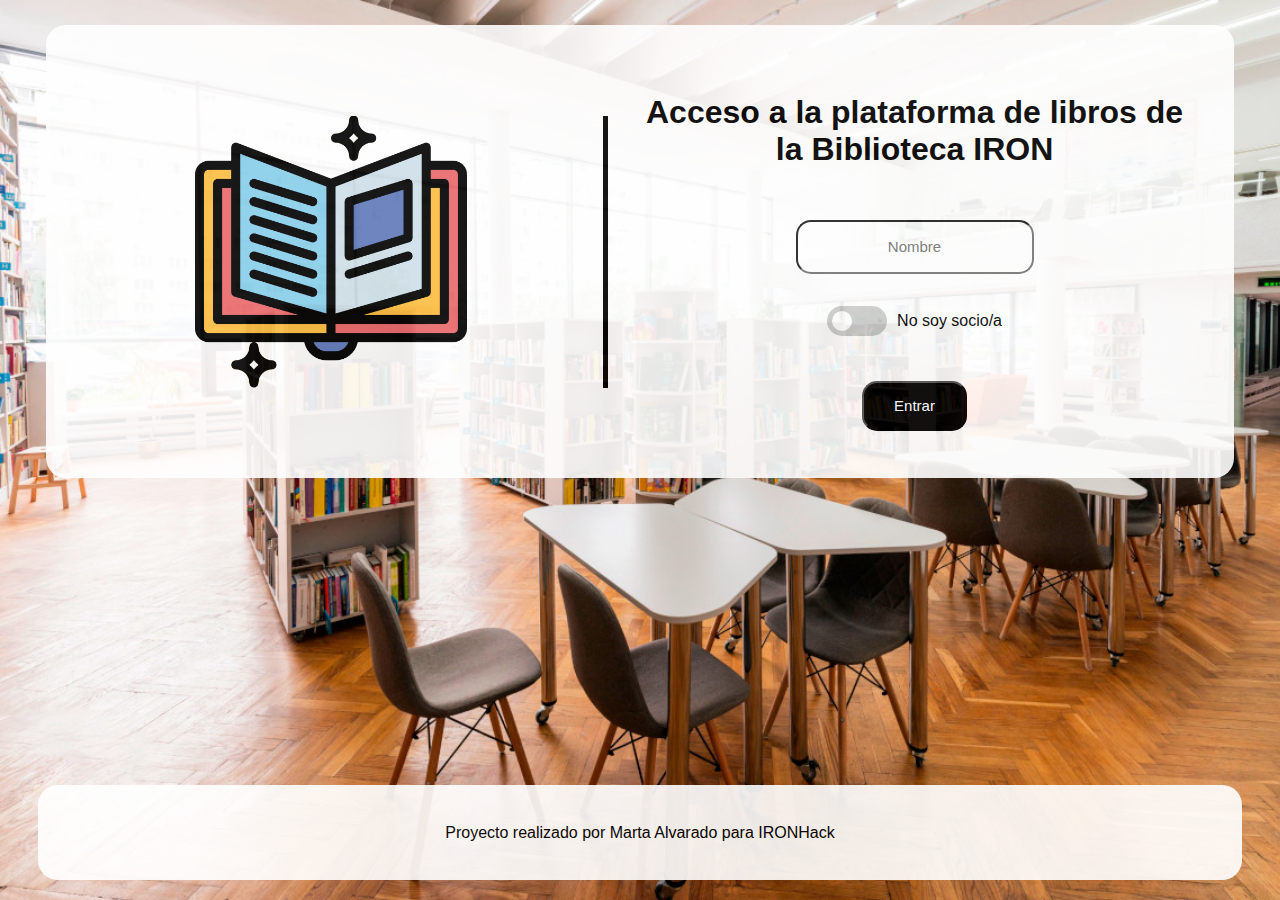
<file: index.html>
<!DOCTYPE html>
<html>

<head>
    <link rel="stylesheet" href="css/login.css">
    <link rel="icon" type="image/png" href="images/logo.png" />
    <meta name="viewport" content="width=device-width, initial-scale=1" />
    <meta charset="UTF-8">
    <title>Te damos la bienvenida a la biblioteca IRON</title>
</head>

<body>
    <main>
        <div class="logoContainer">
            <img class="logo" src="images/logo.png" alt="Logo de la biblioteca">
        </div>
        <div class="loginContainer">
            <h1 id="welcomeText">Acceso a la plataforma de libros de la Biblioteca IRON</h1>
            <form id="loginForm">
                <input type="text" placeholder="Nombre" id="loginName">
                <div id="loginToggle" class="toggle">
                    <input type="checkbox" id="toggle-checkbox">
                    <span></span>
                    <label id="label-checkbox" for="toggle-checkbox">No soy socio/a</label>
                </div>
                <input type="email" placeholder="Email de asociado" id="loginEmail">
                <input type="button" value="Entrar" onclick="login()">
            </form>
        </div>
    </main>
    <footer>
        Proyecto realizado por Marta Alvarado para IRONHack
    </footer>
    <script>
        if (this.checked) {
            document.getElementById('label-checkbox').textContent = 'Soy socio/a';
            document.getElementById('loginEmail').style.display = 'block';
        } else {
            document.getElementById('label-checkbox').textContent = 'No soy socio/a';
            document.getElementById('loginEmail').style.display = 'none';
        }
        document.getElementById('toggle-checkbox').addEventListener('change', function () {
            if (this.checked) {
                document.getElementById('label-checkbox').textContent = 'Soy socio/a';
                document.getElementById('loginEmail').style.display = 'block';
            } else {
                document.getElementById('label-checkbox').textContent = 'No soy socio/a';
                document.getElementById('loginEmail').style.display = 'none';
            }
        });

        document.getElementById('loginToggle').addEventListener('click', function () {
            document.getElementById('toggle-checkbox').checked = !document.getElementById('toggle-checkbox').checked;
            document.getElementById('toggle-checkbox').dispatchEvent(new Event('change'));
        });

        document.getElementById('loginName').addEventListener('blur', function () {
            if (document.getElementById('loginName').value != "") {
                this.style.borderColor = "green";
            } else {
                this.style.borderColor = "red";
            }
        });

        document.getElementById('loginEmail').addEventListener('blur', function () {
            if (document.getElementById('loginEmail').value != "") {
                this.style.borderColor = "green";
            } else {
                this.style.borderColor = "red";
            }
        });

        function login() {
            if (document.getElementById('toggle-checkbox').checked && document.getElementById("loginEmail").value == "") {
                alert("Has dicho que eres socio/a de la biblioteca pero no has indicado tu email. Rellena ese campo por favor.");
            } else {
                if (document.getElementById("loginName").value == "") {
                    alert("No has dicho cómo te llamas. Rellena este campo por favor.");
                } else {
                    const name = document.getElementById("loginName").value;
                    document.getElementById("welcomeText").innerText = '¡Hola ' + name + '! Te damos la bienvenida a la Biblioteca IRON';
                    setTimeout(() => {
                        window.location.href = "library.html";
                    }, 3000);
                }
            }
        }
    </script>
</body>

</html>
</file>
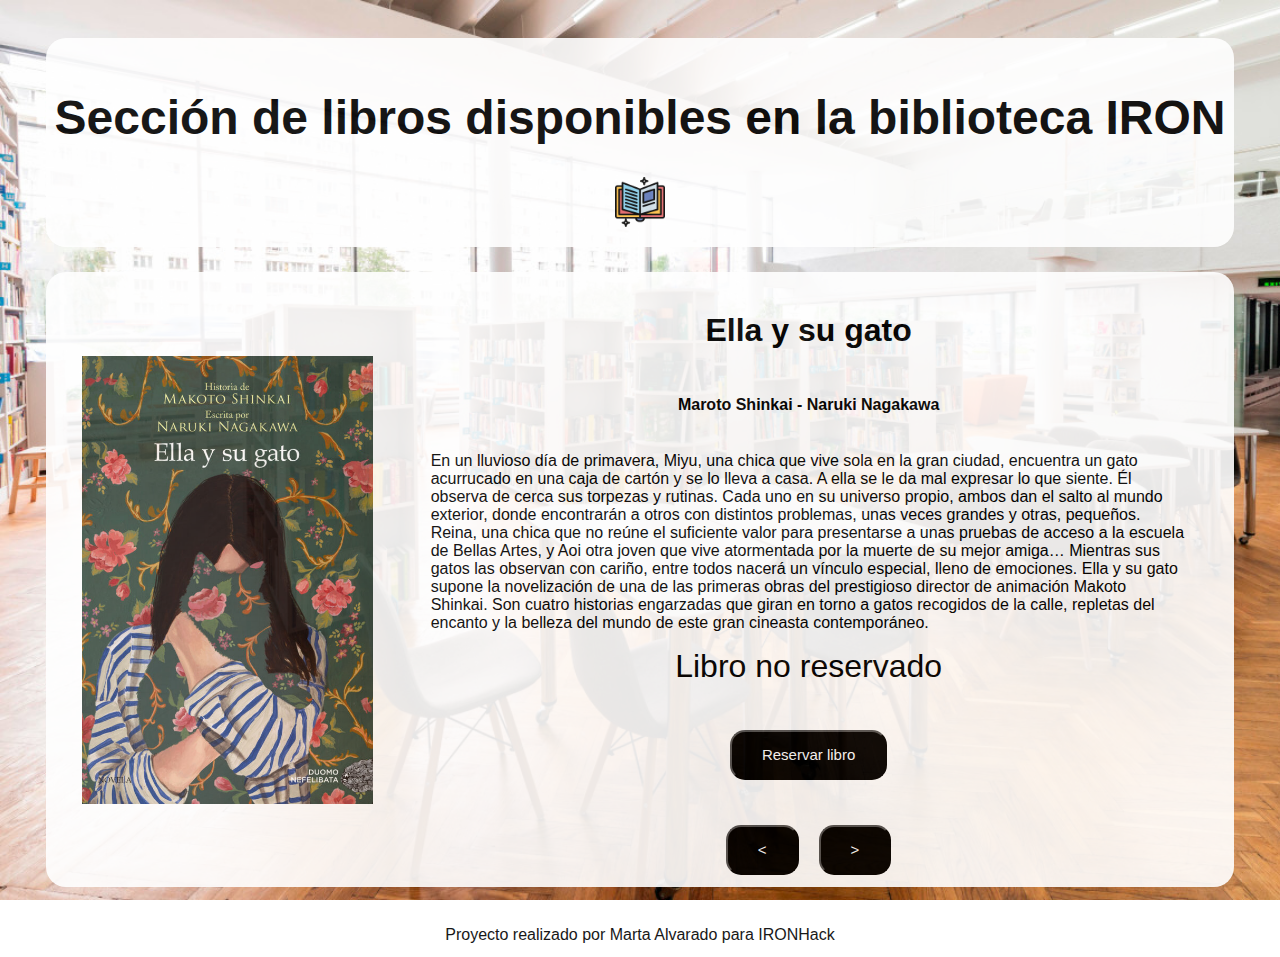
<file: library.html>
<!DOCTYPE html>
<html>

<head>
    <link rel="stylesheet" href="css/library.css">
    <link rel="icon" type="image/png" href="images/logo.png" />
    <meta name="viewport" content="width=device-width, initial-scale=1" />
    <meta charset="UTF-8">
    <title>Te damos la bienvenida a la biblioteca IRON</title>
</head>

<body>
    <header>
        <h1>Sección de libros disponibles en la biblioteca IRON</h1>
        <img class="logo" src="images/logo.png" alt="Logo de la biblioteca">
    </header>
    <main>
        <div class="summaryContainer">
            <img class="image" id="bookImage" src="" alt="" />
            <div class="summary">
                <h2 id="bookTitle"></h2>
                <h4 id="bookAuthor"></h4>
                <p id="bookSummary"></p>
                <span id="bookStatus"></span>
                <input type="button" id="reserveButton" value="Reservar libro" onclick="reserve()">
                <div class="buttonContainer">
                    <input type="button" value="<" class="button-left" onclick="left()">
                    <input type="button" value=">" class="button-right" onclick="right()">
                </div>
            </div>
        </div>
    </main>
    <footer>
        Proyecto realizado por Marta Alvarado para IRONHack
    </footer>
    <script>
        let books = [
            {
                title: "Ella y su gato",
                author: "Maroto Shinkai - Naruki Nagakawa",
                summary: "En un lluvioso día de primavera, Miyu, una chica que vive sola en la gran ciudad, encuentra un gato acurrucado en una caja de cartón y se lo lleva a casa. A ella se le da mal expresar lo que siente. Él observa de cerca sus torpezas y rutinas. Cada uno en su universo propio, ambos dan el salto al mundo exterior, donde encontrarán a otros con distintos problemas, unas veces grandes y otras, pequeños. Reina, una chica que no reúne el suficiente valor para presentarse a unas pruebas de acceso a la escuela de Bellas Artes, y Aoi otra joven que vive atormentada por la muerte de su mejor amiga… Mientras sus gatos las observan con cariño, entre todos nacerá un vínculo especial, lleno de emociones. Ella y su gato supone la novelización de una de las primeras obras del prestigioso director de animación Makoto Shinkai. Son cuatro historias engarzadas que giran en torno a gatos recogidos de la calle, repletas del encanto y la belleza del mundo de este gran cineasta contemporáneo.",
                cover: "images/ellaysugato.jpg",
                reserved: false
            },
            {
                title: "La casa torcida",
                author: "Agatha Christie",
                summary: "Uno de los finales más sorprendentes de todas las novelas de Agatha Christie. Tres generaciones de la familia del multimillonario griego Aristide Leonides conviven en una curiosa mansión de estructura inclinada; entre ellas, la joven y hermosa segunda esposa del patriarca, y Sophia, su más avispada nieta, cuyo futuro suegro es comisario de policía. Cuando Aristide aparece muerto, probablemente envenenado, las sospechas recaerán sobre todos los miembros de la familia. Sophia exigirá entonces a Charles, su prometido, que haga lo posible por esclarecer el asesinato, ya que no podrán casarse hasta que el asunto se resuelva. El inspector jefe de Scotland Yard Taverner se hará cargo de un caso en el que ninguno de los sospechosos tiene coartada.",
                cover: "images/lacasatorcida.jpg",
                reserved: true
            },
            {
                title: "Vozdevieja",
                author: "Elisa Victoria",
                summary: "Tiene nueve años. Su nombre es Marina, pero en el cole la llaman Vozdevieja. Este verano en Sevilla, el primero después de la Expo del 92, es tan largo y tan seco que ella no sabe si llorar o reír. Si quiere que todo cambie o que todo siga igual. Porque aún juega con muñecas Chabel pero ya mira revistas para adultos. Porque su madre está enferma y ella ya se imagina en un convento rodeada de huerfanitas. Porque todo el mundo, también su padre, insiste en desaparecer. Porque su mejor amiga es su abuela, quien le guisa, la peina, se deja cortar esas uñas como alacranes, le cuenta su amor por Felipe González, le dice tranquila, le enseña nuevos tacos, le cose vestidos de flores. Luego sale y esos vestidos le molestan tanto como si fueran de lija. Y aun así, Marina siempre tiene hambre: de vida, y de filetes empanados.",
                cover: "images/vozdevieja.jpg",
                reserved: false
            }
        ];
        let i = 0;

        function loadBook(b) {
            document.getElementById("bookImage").src = books[b].cover;
            document.getElementById("bookImage").alt = "Portada del libro " + books[b].title;
            document.getElementById("bookTitle").innerText = books[b].title;
            document.getElementById("bookAuthor").innerText = books[b].author;
            document.getElementById("bookSummary").innerText = books[b].summary;
            if (books[b].reserved) {
                document.getElementById("bookStatus").innerText = "Libro reservado";
                document.getElementById("bookStatus").style.color = "red";
            } else {
                document.getElementById("bookStatus").innerText = "Libro no reservado";
                document.getElementById("bookStatus").style.color = "black";
            }
        }

        function left() {
            i = i - 1;
            if (i < 0) { i = books.length - 1; }
            loadBook(i);
        }
        function right() {
            i = i + 1;
            if (i > 2) { i = 0; }
            loadBook(i);
        }
        function reserve() {
            if (books[i].reserved) {
                alert("Este libro ya está reservado. Espera a que lo devuelvan para poder leerlo.");
            } else {
                books[i].reserved = true;
                loadBook(i);
            }
        }

        loadBook(0);

        document.getElementById('bookImage').addEventListener('click', function () {
            if (!this.style.borderRadius || this.style.borderRadius == "0px") {
                this.style.borderRadius = "15px";
            } else {
                this.style.borderRadius = "0px";
            }
        });
    </script>
</body>

</html>
</file>
<file: css/login.css>
* {
    font-family: sans-serif;
}

h1 {
    font-size: 2em;
    text-align: center;
}

h2 {
    font-size: 2em;
    text-align: center;
}

.logo {
    margin: auto;
    display: block;
    width: 50%;
}

.logo:hover {
    transform: scale(1.1);
    background-color: green;
    border-radius: 100%;
}

body {
    background-image: url('../images/background.jpg');
    background-attachment: fixed;
    background-repeat: no-repeat;
    background-size: cover;
}

main {
    margin: 2% 3% 0 3%;
    padding: 1% 1%;
    background-color: #fff;
    border-radius: 20px;
    opacity: 0.9;
    display: flex;
    flex-direction: row;
    justify-content: center;
    align-items: center;
}

.logoContainer {
    width: 50%;
    border-right: 5px solid #000;
    display: flex;
    flex-direction: column;
}

.loginContainer {
    padding: 3%;
    width: 50%;
    display: flex;
    flex-direction: column;
}

@media (max-width: 600px) {
    main {
        margin: 0 auto;
        display: flex;
        flex-direction: column;
        justify-content: center;
        align-items: center;
    }

    .loginContainer {
        width: 75%;
    }

    .logoContainer {
        border-right: 0px;
        margin-top: 1em;
        width: 50%;
    }
}

form {
    width: 290px;
    margin: 0 auto;
    display: flex;
    flex-direction: column;
    justify-content: center;
    align-items: center;
}

input[type="text"],
input[type="email"] {
    font-size: 15px;
    width: 60%;
    height: 50px;
    border-radius: 15px;
    padding: 0 30px 0 30px;
    margin-top: 2em;
    text-align: center;
}

input[type="email"] {
    display: none;
}

input[type="button"] {
    font-size: 15px;
    height: 50px;
    border-radius: 15px;
    padding: 0 30px 0 30px;
    margin-top: 3em;
    text-align: center;
    background-color: #000;
    color: #fff;
}

input[type="button"]:hover {
    transform: scale(1.1);
    background-color: #fff;
    color: #000;
    box-shadow: 5px 2px 2px black;
}

.toggle {
    margin-top: 2em;
    display: flex;
    align-items: center;
    cursor: pointer;
}

.toggle input {
    display: none;
}

.toggle span {
    position: relative;
    display: inline-block;
    width: 60px;
    height: 30px;
    background-color: #ccc;
    border-radius: 15px;
    margin-right: 10px;
    transition: background-color 0.3s ease;
}

.toggle input:checked+span {
    background-color: green;
}

.toggle span::after {
    content: "";
    position: absolute;
    top: 5px;
    left: 5px;
    width: 20px;
    height: 20px;
    background-color: #fff;
    border-radius: 50%;
    transition: transform 0.3s ease;
}

.toggle input:checked+span::after {
    transform: translateX(30px);
}


footer {
    margin: 0 auto;
    padding: 3% 3%;
    background-color: #fff;
    border-radius: 20px;
    opacity: 0.9;
    font-size: 1em;
    text-align: center;
    position: fixed;
    bottom: 20px;
    left: 3%;
    right: 3%;
}

@media (max-width: 600px) {
    footer {
        position: relative;
        top: 1em;
        left: 1%;
        right: 1%;
    }
}
</file>
<file: css/library.css>
* {
    font-family: sans-serif;
}

h1 {
    font-size: 3em;
    text-align: center;
}

h2 {
    font-size: 2em;
    text-align: center;
}

header {
    margin: 3% 3% 0 3%;
    padding: 20px 0;
    background-color: #fff;
    border-radius: 20px;
    opacity: 0.9;
}

.logo {
    margin: auto;
    display: block;
    width: 50px;
}

.logo:hover {
    transform: scale(1.5);
    background-color: green;
    border-radius: 100%;
}

body {
    background-image: url('../images/background.jpg');
    background-attachment: fixed;
    background-repeat: no-repeat;
    background-size: cover;
}

main {
    margin: 2% 3% 0 3%;
    padding: 1% 1%;
    background-color: #fff;
    border-radius: 20px;
    opacity: 0.9;
}

@media (max-width: 600px) {
    main {
        margin: 0 auto;
        display: flex;
        flex-direction: column;
        justify-content: center;
        align-items: center;
        margin-top: 3%;
        padding-top: 10%;
        padding-bottom: 10%;
    }
}

footer {
    margin: 0 auto;
    padding: 1% 3%;
    background-color: #fff;
    border-radius: 20px;
    opacity: 0.9;
    font-size: 1em;
    text-align: center;
    position: absolute;
    left: 3%;
    right: 3%;
    margin-top: 2%;
}

@media (max-width: 600px) {
    footer {
        position: relative;
        top: 1em;
        left: 1%;
        right: 1%;
    }
}

.summaryContainer {
    display: flex;
    flex-direction: row;
    justify-content: center;
    align-items: center;
}

.summaryContainer>img {
    margin: 2%;
    width: 25%;
}

.summaryContainer>img:hover {
    transform: scale(1.1);
}

.summaryContainer>.summary {
    margin: 3%;
    width: 65%;
    margin: 0 auto;
    display: flex;
    flex-direction: column;
    justify-content: center;
    align-items: center;
}

@media (max-width: 600px) {
    .summaryContainer {
        display: flex;
        flex-direction: column;
        justify-content: center;
        align-items: center;
    }

    .summaryContainer>img {
        width: 50%;
    }

    .summaryContainer>.summary {
        width: 90%;
    }
}

#bookStatus {
    font-size: 2em;
}

input[type="button"] {
    font-size: 15px;
    height: 50px;
    border-radius: 15px;
    padding: 0 30px 0 30px;
    margin-top: 3em;
    text-align: center;
    background-color: #000;
    color: #fff;
}

input[type="button"]:hover {
    transform: scale(1.1);
    background-color: #fff;
    color: #000;
    box-shadow: 5px 2px 2px black;
}

.buttonContainer {
    display: flex;
}

.button-left {
    margin-right: 10px;
}

.button-right {
    margin-left: 10px;
}
</file>
